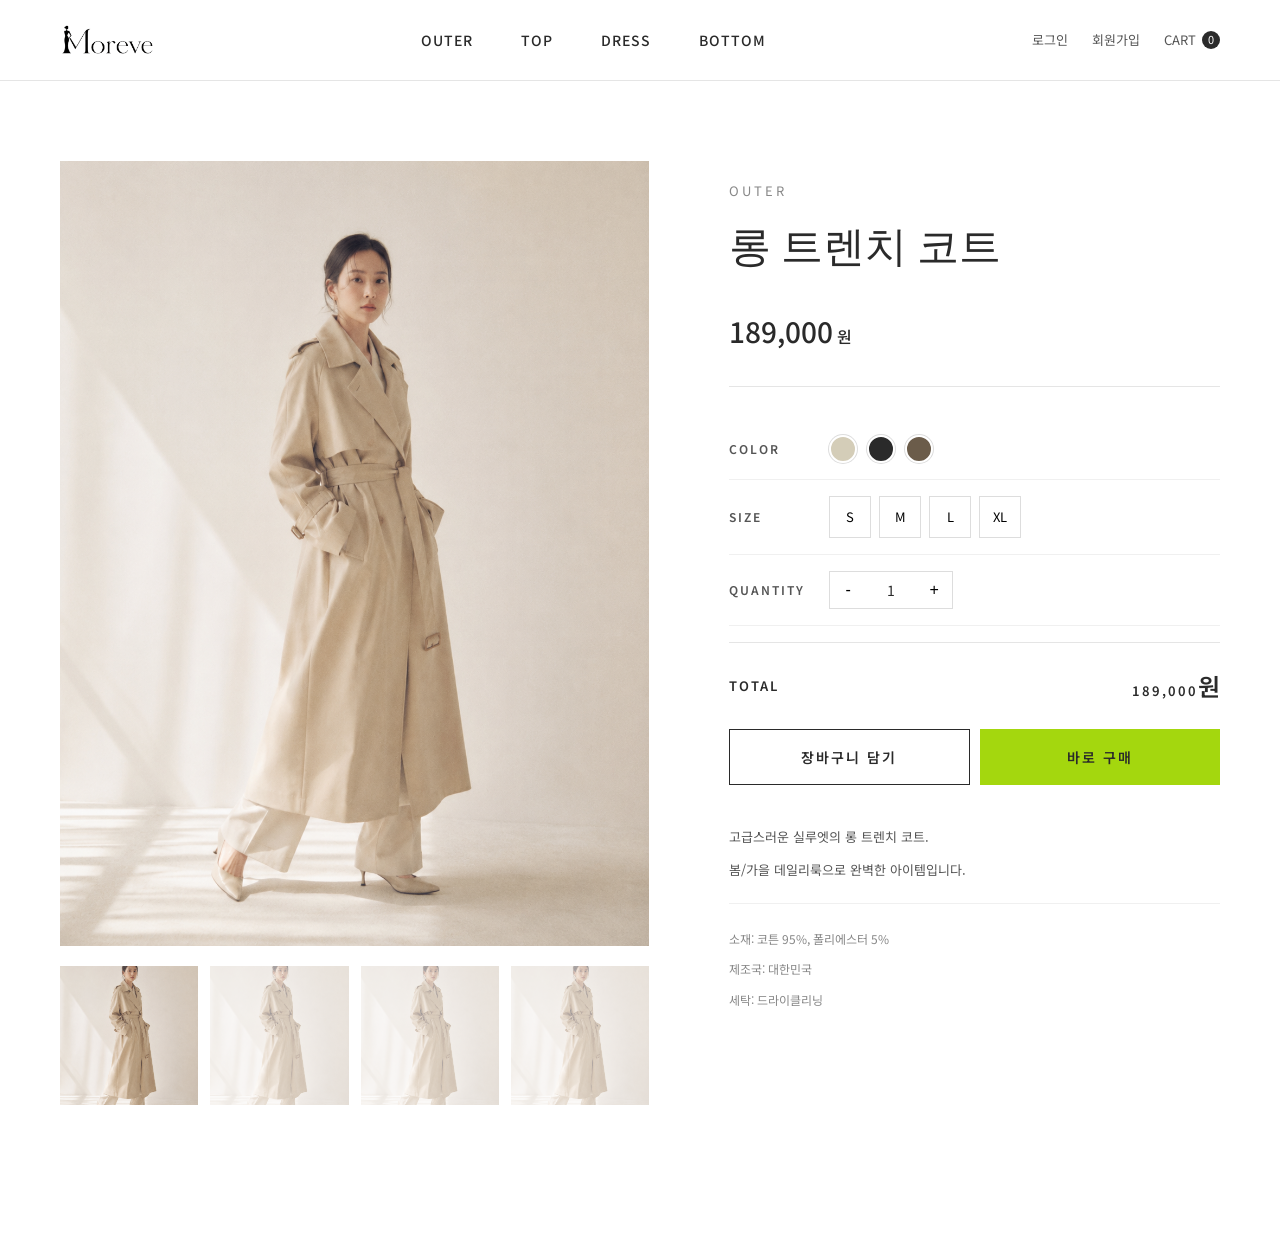
<file: product.html>
<!DOCTYPE html>
<html lang="ko">
<head>
  <meta charset="UTF-8">
  <title>Moreve | Product</title>
  <meta name="viewport" content="width=device-width, initial-scale=1.0">
  <link href="https://fonts.googleapis.com/css2?family=Newsreader:ital,wght@0,400;0,500;0,600;1,400;1,500;1,600&family=Noto+Sans+KR:wght@300;400;500;700&family=Inter:wght@300;400;500;600&display=swap" rel="stylesheet">
  <link rel="stylesheet" href="style.css">
</head>
<body>

<!-- HEADER -->
<header class="header">
  <div class="header-inner">
    <div class="logo">
      <a href="index.html"><img src="images/logo.png" alt="Moreve"></a>
    </div>
    <nav class="gnb">
      <a href="outer.html">OUTER</a>
      <a href="top.html">TOP</a>
      <a href="dress.html">DRESS</a>
      <a href="bottom.html">BOTTOM</a>
    </nav>
    <div class="util">
      <a href="#">로그인</a>
      <a href="#">회원가입</a>
      <a href="cart.html" class="cart">CART <span class="num" id="cartCount">0</span></a>
    </div>
  </div>
</header>

<!-- PRODUCT DETAIL -->
<section class="pd-wrap">
  <div class="pd-images">
    <div class="pd-main-img pi1"></div>
    <div class="pd-thumbs">
      <div class="pd-thumb pi1 active"></div>
      <div class="pd-thumb pi2"></div>
      <div class="pd-thumb pi3"></div>
      <div class="pd-thumb pi4"></div>
    </div>
  </div>

  <div class="pd-info">
    <p class="pd-cat">OUTER</p>
    <h1 class="pd-name">롱 트렌치 코트</h1>
    <p class="pd-price">189,000<span>원</span></p>

    <div class="pd-row">
      <p class="pd-label">COLOR</p>
      <div class="pd-colors">
        <span class="pd-color" style="background:#d4cdb8;" data-color="베이지"></span>
        <span class="pd-color" style="background:#2a2a2a;" data-color="블랙"></span>
        <span class="pd-color" style="background:#6b5c4a;" data-color="브라운"></span>
      </div>
    </div>

    <div class="pd-row">
      <p class="pd-label">SIZE</p>
      <div class="pd-sizes">
        <button class="pd-size">S</button>
        <button class="pd-size">M</button>
        <button class="pd-size">L</button>
        <button class="pd-size">XL</button>
      </div>
    </div>

    <div class="pd-row">
      <p class="pd-label">QUANTITY</p>
      <div class="pd-qty">
        <button id="qtyMinus">-</button>
        <span id="qtyNum">1</span>
        <button id="qtyPlus">+</button>
      </div>
    </div>

    <div class="pd-total">
      <span>TOTAL</span>
      <span class="pd-total-price"><span id="totalPrice">189,000</span>원</span>
    </div>

    <div class="pd-buttons">
      <button class="btn-cart" id="addCart">장바구니 담기</button>
      <button class="btn-buy">바로 구매</button>
    </div>

    <div class="pd-desc">
      <p>고급스러운 실루엣의 롱 트렌치 코트.</p>
      <p>봄/가을 데일리룩으로 완벽한 아이템입니다.</p>
      <ul>
        <li>소재: 코튼 95%, 폴리에스터 5%</li>
        <li>제조국: 대한민국</li>
        <li>세탁: 드라이클리닝</li>
      </ul>
    </div>
  </div>
</section>

<script src="script.js"></script>
</body>
</html>
</file>
<file: style.css>
/* ===== RESET & VARIABLES ===== */
* { margin:0; padding:0; box-sizing:border-box; }

:root{
  --point:#A4D70E;
  --gray-bg:#F4F5F0;
  --gray-light:#F7F7F5;
  --text:#2a2a2a;
  --sub:#888;
  --line:#e5e5e5;
}

body { 
  font-family:'Noto Sans KR','Inter',sans-serif; 
  color:var(--text); 
  background:#fff; 
  line-height:1.6; 
  overflow-x:hidden;
}
a { color:inherit; text-decoration:none; }
img { max-width:100%; display:block; }

/* HEADER */
.header {
  position:sticky; top:0; z-index:100;
  background:#fff;
  border-bottom:1px solid var(--line);
  transition:box-shadow 0.3s;
}
.header-green {
  position:absolute;
  left:0; top:0;
  width:24%;
  height:100%;
  background:var(--point);
  z-index:0;
}
.header-inner {
  position:relative;
  z-index:1;
  max-width:1400px; margin:0 auto;
  display:flex; align-items:center; justify-content:space-between;
  padding:24px 60px;
}
.logo {
  font-family:'Cormorant Garamond',serif;
  font-size:28px; font-weight:500; font-style:italic;
  letter-spacing:0.5px;
}
.logo img {
  height:32px;
  width:auto;
  display:block;
}
.gnb { display:flex; gap:48px; }
.gnb a {
  font-size:14px; font-weight:500; letter-spacing:1px;
  transition:color 0.2s;
}
.gnb a:hover { color:var(--point); }
.util { display:flex; gap:24px; align-items:center; font-size:13px; color:#555; }
.util .cart { display:flex; align-items:center; gap:6px; }
.util .cart .num {
  background:var(--text); color:#fff;
  width:18px; height:18px; border-radius:50%;
  display:flex; align-items:center; justify-content:center;
  font-size:11px;
}

/* HERO */

.hero {
  position:relative;
  width:100%;
  height:820px;
  background:#fafafa;
  overflow:hidden;
  max-width:none;
  margin:0;
  padding:0;
}
.hero-bg-green {
  position:absolute;
  left:0; top:0;
  width:24%;
  height:100%;
  background:var(--point);
  z-index:1;
}

.hero-text {
  position:absolute;
  left:14%;
  top:50%;
  transform:translateY(-50%);
  z-index:10;
}

.hero-title {
  font-family:'Newsreader', serif;
  font-size:120px;
  font-weight:400;
  line-height:1;
  letter-spacing:-3px;
  color:var(--text);
  white-space:nowrap;
}
.hero-title .it { font-style:italic; font-weight:400; color:#888; }
.hero-title .dot { color:var(--point); }
.hero-star {
  font-size:20px;
  color:#fff;
  margin-bottom:30px;
  text-shadow:0 0 1px #999;
}
.hero-sub {
  margin-top:36px;
  font-size:17px;
  color:#2a2a2a;
  line-height:1.8;
  font-family:'Noto Sans KR', sans-serif;
}

.deco-circle-line {
  position:absolute;
  left:38%;
  top:18%;
  width:180px;
  height:180px;
  border:2px solid var(--point);
  border-radius:50%;
  z-index:6;
}

.slide-wrap {
  position:absolute;
  inset:0;
  z-index:3;
}
.slide {
  position:absolute;
  inset:0;
  opacity:0;
  transition:opacity 1.2s ease;
}
.slide.active { opacity:1; }

.main-img {
  position:absolute;
  left:46%;
  top:10%;
  width:30%;
  height:80%;
  background-size:cover;
  background-position:center;
  box-shadow:0 15px 40px rgba(0,0,0,0.08);
}
.sub-img {
  position:absolute;
  left:72%;
  top:38%;
  width:22%;
  height:56%;
  background-size:cover;
  background-position:center;
  box-shadow:0 15px 40px rgba(0,0,0,0.12);
  z-index:4;
}

.deco-circle-fill {
  position:absolute;
  right:6%;
  bottom:10%;
  width:90px;
  height:90px;
  background:var(--point);
  border-radius:50%;
  z-index:5;
}
.deco-half-circle {
  position:absolute;
  right:-80px;
  top:-80px;
  width:200px;
  height:200px;
  background:var(--point);
  border-radius:50%;
  z-index:2;
}

.slide, .slide-s {
  opacity:0;
  transition:opacity 1.2s ease;
}
.slide.active, .slide-s.active { opacity:1; }



/* ===== ROLLING BANNER ===== */
.rolling {
  background:#2a2a2a; color:#fff; overflow:hidden;
  padding:18px 0; border-top:1px solid #000;
}
.rolling-track {
  display:flex; gap:60px; width:max-content;
  animation:roll 40s linear infinite;
}
.rolling-item {
  display:flex; align-items:center; gap:60px;
  font-size:13px; letter-spacing:2px; white-space:nowrap;
  color:#eee;
}
.rolling-item .pt { color:var(--point); font-weight:600; }
.rolling-item::after {
  content:'✦'; color:var(--point); font-size:11px;
}
@keyframes roll {
  from { transform:translateX(0); }
  to   { transform:translateX(-50%); }
}

/* ===== SECTION COMMON ===== */
section { padding:140px 60px; max-width:1400px; margin:0 auto; }
.hero {
  max-width:none;
  margin:0;
  padding:0;
  background: linear-gradient(to right, #D4E89A 0%, #D4E89A 21.99%, #FFFFFF 22%);
}

.section-head {
  display:flex; align-items:flex-end; justify-content:space-between;
  margin-bottom:80px;
}
.section-title {
  font-family:'Cormorant Garamond',serif;
  font-size:100px; font-weight:500; line-height:1;
  letter-spacing:-4px;
}
.section-title .pt { color:var(--point); font-style:italic; }
.section-desc {
  text-align:right; font-size:14px; color:var(--sub);
  line-height:1.8; max-width:300px;
}

/* ===== BEST ===== */
.best {
  background:#fff;
  display:grid;
  grid-template-columns:140px 1fr;
  gap:60px;
  align-items:start;
  padding-bottom: 60px;
}

.best .section-head {
  flex-direction:column;
  margin-bottom:0;
}

.best .section-title {
  writing-mode:vertical-rl;
  transform:rotate(180deg);
  font-size:100px;
  line-height:1;
  white-space:nowrap;
}

.best .section-desc {
  display:none;
}

.product-grid {
  display:grid;
  grid-template-columns:repeat(4,1fr);
  gap:60px 32px;
}
.product { 
  position:relative;
  cursor:pointer;
  text-decoration:none; 
  color:inherit; 
  display:block; 
}
.product-img {
  aspect-ratio:3/4; background:var(--gray-bg);
  margin-bottom:20px; overflow:hidden; position:relative;
}
.product-img::before {
  content:''; position:absolute; inset:0;
  background:linear-gradient(135deg, rgba(190,253,2,0) 0%, rgba(190,253,2,0.15) 100%);
  opacity:0; transition:opacity 0.4s;
}
.product:hover .product-img::before { opacity:1; }
.product-num {
  font-family:'Cormorant Garamond',serif;
  font-size:13px; color:var(--sub); letter-spacing:2px;
}
.product-name {
  font-size:14px; font-weight:500; margin:6px 0 4px;
  letter-spacing:0.5px;
}
.product-price { font-size:13px; color:#555; }

/* product placeholder bg */
.pi1  { background: url('images/pi1.png')  center/cover no-repeat; }
.pi2  { background: url('images/pi2.png')  center/cover no-repeat; }
.pi3  { background: url('images/pi3.png')  center/cover no-repeat; }
.pi4  { background: url('images/pi4.png')  center/cover no-repeat; }
.pi5  { background: url('images/pi5.png')  center/cover no-repeat; }
.pi6  { background: url('images/pi6.png')  center/cover no-repeat; }
.pi7  { background: url('images/pi7.png')  center/cover no-repeat; }
.pi8  { background: url('images/pi8.png')  center/cover no-repeat; }
.pi9  { background: url('images/pi9.png')  center/cover no-repeat; }
.pi10 { background: url('images/pi10.png') center/cover no-repeat; }
.pi11 { background: url('images/pi11.png') center/cover no-repeat; }
.pi12 { background: url('images/pi12.png') center/cover no-repeat; }
.pi13 { background: url('images/pi13.png') center/cover no-repeat; }
.pi14 { background: url('images/pi14.png') center/cover no-repeat; }
.pi15 { background: url('images/pi15.png') center/cover no-repeat; }
.pi16 { background: url('images/pi16.png') center/cover no-repeat; }
.pi17 { background: url('images/pi17.png') center/cover no-repeat; }
.pi18 { background: url('images/pi18.png') center/cover no-repeat; }
.pi19 { background: url('images/pi19.png') center/cover no-repeat; }
.pi20 { background: url('images/pi20.png') center/cover no-repeat; }
.pi21 { background: url('images/pi21.png') center/cover no-repeat; }
.pi22 { background: url('images/pi22.png') center/cover no-repeat; }
.pi23 { background: url('images/pi23.png') center/cover no-repeat; }
.pi24 { background: url('images/pi24.png') center/cover no-repeat; }

/* ===== STYLE PROPOSAL ===== */
/* 모어브가 제안하는 나를 위한 스타일 → 자체제작 배너로 교체 */
.proposal {
  position: relative;
  width: 100%;
  max-width: none;
  height: 600px;
  padding: 0;
  background: url('images/style-banner.png') center/cover no-repeat;
  display: flex;
  align-items: center;
  justify-content: center;
  margin: 40px 0 60px;
  overflow: hidden;
}

/* 아래쪽으로 내린 연두 반투명 블러 - 애니메이션 효과 */
.proposal::before {
  content: '';
  position: absolute;
  left: 0;
  top: 58%;
  transform: translateY(-50%);
  height: 240px;
  width: 0; /* 초기 너비 0 */
  background: rgba(164, 215, 14, 0.26);
  backdrop-filter: blur(6px);
  -webkit-backdrop-filter: blur(6px);
  z-index: 1;
  transition: width 2.5s cubic-bezier(0.65, 0, 0.35, 1); /* 극도로 여유로운 속도로 펼쳐짐 */
}

.proposal.visible::before {
  width: 100%;
}

/* 텍스트 박스 - 띠가 다 그려진 후 등장 */
.proposal-text {
  position: relative;
  z-index: 2;
  text-align: center;
  color: #2a2a2a;
  transform: translateY(48px);
  opacity: 0;
  transition: opacity 1.2s ease 2.5s; /* 띠가 완전히 다 그려진 후 서서히 등장 */
}

.proposal.visible .proposal-text {
  opacity: 1;
}

.proposal-title {
  font-family: 'Newsreader', serif;
  font-size: 88px;
  font-weight: 400;
  font-style: italic;
  line-height: 1;
  letter-spacing: -2px;
  margin-bottom: 24px;
}

.proposal-sub {
  font-family: 'Noto Sans KR', sans-serif;
  font-size: 16px;
  font-weight: 400;
  letter-spacing: 1px;
  line-height: 1.7;
}

.proposal-line {
  width: 40px;
  height: 1px;
  background: #2a2a2a;
  margin: 28px auto 0;
}

/* ===== NEW ARRIVALS ===== */
.new { background:#fff; padding-top: 80px; }
.new-grid {
  display:grid; grid-template-columns:repeat(4,1fr); gap:60px 32px;
}
.new .product-img { aspect-ratio:3/4; }
.new-tag {
  display:inline-block; font-size:11px; letter-spacing:2px;
  padding:4px 10px; background:var(--point); color:var(--text);
  margin-bottom:8px; font-weight:600;
}

/* ===== COLLECTION ===== */
.collection { background:var(--gray-light); padding:140px 60px; }
.collection-inner { max-width:1400px; margin:0 auto; }
.col-grid {
  display:grid; grid-template-columns:repeat(4,1fr);
  grid-template-rows:repeat(2,300px);
  gap:20px;
}
.col-item { background:var(--gray-bg); overflow:hidden; cursor:pointer; position:relative; }
.col-item.big { grid-row:span 2; }
.ci1{background:url('images/col1.png') center/cover no-repeat;}
.ci2{background:url('images/col2.png') center/cover no-repeat;}
.ci3{background:url('images/col3.png') center/cover no-repeat;}
.ci4{background:url('images/col4.png') center/cover no-repeat;}
.ci5{background:url('images/col5.png') center/cover no-repeat;}
.ci6{background:url('images/col6.png') center/cover no-repeat;}
.ci7{background:url('images/col7.png') center/cover no-repeat;}

/* ===== FOOTER ===== */
footer {
  background: linear-gradient(to right, #A4D70E 0%, #A4D70E 23.99%, #FFFFFF 24%);
  color: #2a2a2a;
  padding: 40px 80px 20px;
  font-size: 12px;
  letter-spacing: 1px;
  border-top: 1px solid var(--line);
}
.foot-inner {
  width: 100%;
  max-width: 1400px;
  margin: 0 auto;
  display: grid;
  grid-template-columns: 2fr 1fr 1fr 1fr;
  gap: 60px;
}
.foot-logo {
  font-family: 'Cormorant Garamond', serif;
  font-size: 32px;
  font-style: italic;
  margin-bottom: 20px;
  color: #2a2a2a;
}
.foot-info {
  font-size: 12px;
  color: #666;
  line-height: 1.9;
}
.foot-col h5 {
  font-size: 13px;
  font-weight: 500;
  margin-bottom: 15px;
  letter-spacing: 1px;
  color: #2a2a2a;
}
.foot-col ul {
  list-style: none;
}
.foot-col li {
  font-size: 12px;
  color: #666;
  margin-bottom: 10px;
  cursor: pointer;
  transition: color 0.3s ease;
}
.foot-col li:hover {
  color: #2a2a2a;
}
.foot-bottom {
  max-width: 1400px;
  width: 100%;
  margin: 60px auto 0;
  padding-top: 20px;
  border-top: 1px solid #e5e5e5;
  display: flex;
  justify-content: space-between;
  font-size: 11px;
  color: #999;
}

/* ===== RESPONSIVE ===== */
@media (max-width:900px){
  .product-grid, .new-grid { grid-template-columns:repeat(2,1fr); }
  .col-grid { grid-template-columns:repeat(2,1fr); grid-template-rows:repeat(4,200px); }
  .col-item.big { grid-row:span 1; }
  .section-title { font-size:72px; }
  .gnb { display:none; }
  .header-inner, section, .collection, .proposal, footer { padding-left:24px; padding-right:24px; }
  .proposal { height: 400px; }
  .proposal::before { height: 200px; }
  .proposal-title { font-size: 48px; }
  .proposal-sub { font-size: 14px; }
  .foot-inner { grid-template-columns:1fr 1fr; }
}

/* ===== CATEGORY BANNER ===== */
.cat-banner {
  position:relative;
  width:100%;
  height:560px;
  overflow:hidden;
  max-width:none;
  margin:0;
  padding:0;
}
.cat-banner-img {
  position:absolute;
  inset:0;
  background:url('images/outer-banner.png') center/cover no-repeat;
  z-index:1;
}
.cat-banner-overlay {
  position:absolute;
  inset:0;
  background:linear-gradient(to right, rgba(164,215,14,0.55) 0%, rgba(164,215,14,0.15) 50%, rgba(164,215,14,0) 100%);
  z-index:2;
}
.cat-banner-text {
  position:absolute;
  left:8%;
  top:50%;
  transform:translateY(-50%);
  z-index:3;
  color:var(--text);
}
.cat-sub {
  font-size:13px;
  letter-spacing:3px;
  font-weight:500;
  margin-bottom:24px;
}
.cat-title {
  font-family:'Newsreader', serif;
  font-size:140px;
  font-weight:400;
  line-height:1;
  letter-spacing:-3px;
  margin-bottom:24px;
}
.cat-title .pt { color:var(--point); font-style:italic; }
.cat-desc {
  font-size:16px;
  line-height:1.8;
  font-family:'Noto Sans KR', sans-serif;
}

/* ===== CATEGORY PRODUCTS ===== */
.cat-products {
  max-width:1400px;
  margin:0 auto;
  padding:80px 60px 140px;
}
.cat-products-head {
  display:flex;
  justify-content:space-between;
  align-items:center;
  padding-bottom:24px;
  border-bottom:1px solid var(--line);
  margin-bottom:60px;
}
.cat-count { font-size:14px; color:#555; }
.cat-count span { color:var(--text); font-weight:600; }
.cat-sort {
  border:none;
  background:transparent;
  font-size:13px;
  color:#555;
  cursor:pointer;
  font-family:inherit;
  outline:none;
}
.cat-products .product { display:block; }

.cat-banner-bottom .cat-banner-overlay {
  position:absolute; inset:0; z-index:2;
  background:linear-gradient(to right, rgba(164,215,14,0.55) 0%, rgba(164,215,14,0.15) 50%, rgba(164,215,14,0) 100%);
}
.cat-banner-bottom {
  background:url('images/bottom-banner.png') center/cover no-repeat;
}

.cat-banner-top {
  background:url('images/top-banner.png') center/cover no-repeat;
}
.cat-banner-dress {
  background:url('images/dress-banner.png') center/cover no-repeat;
}


/* ===== PRODUCT DETAIL ===== */
.pd-wrap {
  max-width:1400px;
  margin:0 auto;
  padding:80px 60px 140px;
  display:grid;
  grid-template-columns:1.2fr 1fr;
  gap:80px;
}

.pd-main-img {
  width:100%;
  aspect-ratio:3/4;
  margin-bottom:20px;
}
.pd-thumbs {
  display:grid;
  grid-template-columns:repeat(4,1fr);
  gap:12px;
}
.pd-thumb {
  aspect-ratio:1/1;
  cursor:pointer;
  opacity:0.5;
  transition:opacity 0.3s;
}
.pd-thumb.active, .pd-thumb:hover { opacity:1; }

.pd-info { padding-top:20px; }
.pd-cat {
  font-size:13px;
  letter-spacing:3px;
  color:var(--sub);
  margin-bottom:16px;
}
.pd-name {
  font-family:'Newsreader', serif;
  font-size:42px;
  font-weight:400;
  margin-bottom:24px;
}
.pd-price {
  font-size:28px;
  font-weight:500;
  padding-bottom:32px;
  border-bottom:1px solid var(--line);
  margin-bottom:32px;
}
.pd-price span { font-size:16px; margin-left:4px; }

.pd-row {
  display:flex;
  align-items:center;
  padding:16px 0;
  border-bottom:1px solid #f0f0f0;
}
.pd-label {
  width:100px;
  font-size:12px;
  letter-spacing:2px;
  color:#555;
  font-weight:600;
}

.pd-colors { display:flex; gap:10px; }
.pd-color {
  width:28px; height:28px;
  border-radius:50%;
  cursor:pointer;
  border:2px solid #fff;
  box-shadow:0 0 0 1px #ddd;
  transition:box-shadow 0.2s;
}
.pd-color.active, .pd-color:hover {
  box-shadow:0 0 0 2px var(--text);
}

.pd-sizes { display:flex; gap:8px; }
.pd-size {
  width:42px; height:42px;
  border:1px solid #ddd;
  background:#fff;
  cursor:pointer;
  font-size:13px;
  font-family:inherit;
  transition:all 0.2s;
}
.pd-size:hover, .pd-size.active {
  border-color:var(--text);
  background:var(--text);
  color:#fff;
}

.pd-qty {
  display:flex;
  align-items:center;
  border:1px solid #ddd;
  width:fit-content;
}
.pd-qty button {
  width:36px; height:36px;
  border:none;
  background:#fff;
  cursor:pointer;
  font-size:16px;
}
.pd-qty span {
  width:50px;
  text-align:center;
  font-size:14px;
}

.pd-total {
  display:flex;
  justify-content:space-between;
  align-items:center;
  padding:24px 0;
  margin-top:16px;
  border-top:1px solid var(--line);
}
.pd-total span:first-child {
  font-size:13px; letter-spacing:2px; font-weight:600;
}
.pd-total-price {
  font-size:24px; font-weight:600;
}
.pd-total-price span { font-size:24px; }

.pd-buttons {
  display:grid;
  grid-template-columns:1fr 1fr;
  gap:10px;
  margin-bottom:40px;
}
.btn-cart, .btn-buy {
  height:56px;
  border:none;
  cursor:pointer;
  font-size:14px;
  font-weight:600;
  letter-spacing:2px;
  font-family:inherit;
  transition:all 0.2s;
}
.btn-cart {
  background:#fff;
  color:var(--text);
  border:1px solid var(--text);
}
.btn-cart:hover { background:var(--text); color:#fff; }
.btn-buy {
  background:var(--point);
  color:var(--text);
}
.btn-buy:hover { background:var(--text); color:var(--point); }

.pd-desc {
  font-size:13px;
  color:#555;
  line-height:1.9;
}
.pd-desc p { margin-bottom:8px; }
.pd-desc ul {
  list-style:none;
  margin-top:20px;
  padding-top:20px;
  border-top:1px solid #f0f0f0;
}
.pd-desc li {
  padding:4px 0;
  font-size:12px;
  color:#888;
}


/* ===== INTRO VIDEO ===== */
.intro-video {
  position: fixed;
  inset: 0;
  z-index: 9999;
  background: #000;
  overflow: hidden;
  opacity: 1;
  visibility: visible;
  transition: opacity 1s ease, visibility 1s ease;
}

.intro-video.hide {
  opacity: 0;
  visibility: hidden;
  pointer-events: none;
}

.intro-video video {
  width: 100%;
  height: 100%;
  object-fit: cover;
  display: block;
}

/* ENTER 버튼 - 오른쪽 바닥 고정형 */
.intro-enter {
  position: absolute;
  right: 0;
  bottom: 0;
  z-index: 2;

  width: 360px;
  height: 96px;

  border: none;
  border-left: 1px solid rgba(255,255,255,0.45);
  border-top: 1px solid rgba(255,255,255,0.45);

  background: rgba(0,0,0,0.62);
  color: #fff;

  display: flex;
  align-items: center;
  justify-content: center;
  gap: 12px;

  font-family: 'Inter', sans-serif;
  font-size: 12px;
  font-weight: 500;
  letter-spacing: 5px;
  line-height: 1;

  cursor: pointer;
  backdrop-filter: blur(14px);
  -webkit-backdrop-filter: blur(14px);

  transition: all 0.35s ease;
}

.intro-enter .enter-word {
  font-family: 'Newsreader', serif;
  font-size: 30px;
  font-style: italic;
  font-weight: 600;
  letter-spacing: 0;
  text-transform: none;
}

.intro-enter .moreve-word {
  font-family: 'Inter', sans-serif;
  font-size: 12px;
  font-weight: 600;
  letter-spacing: 5px;
}

.intro-enter:hover {
  background: #A4D70E;
  color: #111;
}

/* 인트로 중에는 스크롤 막기 */
body.intro-active {
  overflow: hidden;
}

/* 히어로 슬라이드 이미지 연결 */
.slide:nth-child(1) .main-img {
  background: url('images/model1.png') center/cover no-repeat;
}
.slide:nth-child(1) .sub-img {
  background: url('images/model1-sub.png') center/cover no-repeat;
}
.slide:nth-child(2) .main-img {
  background: url('images/model2.png') center/cover no-repeat;
}
.slide:nth-child(2) .sub-img {
  background: url('images/model2-sub.png') center/cover no-repeat;
}

.main-img,
.sub-img {
  box-shadow: none;
}

/* ===== 애니메이션: 글자별 페이드인 (Line 기반) ===== */
.hero-title .line {
  display: block;  /* 한 줄씩 */
}
.hero-title .italic {
  font-style: italic;
  color: #999;  /* 회색 (시안 기준) */
}
.hero-title .dot {
  color: #A4D70E;  /* 연두 점 */
}

.hero-title > .line > span {
  display: inline-block;
  opacity: 0;
  transform: translateY(20px);
  animation: letterFade 0.9s forwards;  /* 0.5s → 0.9s (더 천천히) */
  animation-play-state: paused;  /* 처음엔 멈춰둠 */
}

/* 인트로 끝나면 애니메이션 시작 */
body.intro-done .hero-title > .line > span {
  animation-play-state: running;
}

/* Line 1: Love */
.hero-title > .line:nth-child(1) > span:nth-child(1) { animation-delay: 0.2s; }
.hero-title > .line:nth-child(1) > span:nth-child(2) { animation-delay: 0.3s; }
.hero-title > .line:nth-child(1) > span:nth-child(3) { animation-delay: 0.4s; }
.hero-title > .line:nth-child(1) > span:nth-child(4) { animation-delay: 0.5s; }

/* Line 2: yourself, */
.hero-title > .line:nth-child(2) > span:nth-child(1) { animation-delay: 0.7s; }
.hero-title > .line:nth-child(2) > span:nth-child(2) { animation-delay: 0.8s; }
.hero-title > .line:nth-child(2) > span:nth-child(3) { animation-delay: 0.9s; }
.hero-title > .line:nth-child(2) > span:nth-child(4) { animation-delay: 1.0s; }
.hero-title > .line:nth-child(2) > span:nth-child(5) { animation-delay: 1.1s; }
.hero-title > .line:nth-child(2) > span:nth-child(6) { animation-delay: 1.2s; }
.hero-title > .line:nth-child(2) > span:nth-child(7) { animation-delay: 1.3s; }
.hero-title > .line:nth-child(2) > span:nth-child(8) { animation-delay: 1.4s; }
.hero-title > .line:nth-child(2) > span:nth-child(9) { animation-delay: 1.5s; }

/* Line 3: more. */
.hero-title > .line:nth-child(3) > span:nth-child(1) { animation-delay: 1.7s; }
.hero-title > .line:nth-child(3) > span:nth-child(2) { animation-delay: 1.8s; }
.hero-title > .line:nth-child(3) > span:nth-child(3) { animation-delay: 1.9s; }
.hero-title > .line:nth-child(3) > span:nth-child(4) { animation-delay: 2.0s; }
.hero-title > .line:nth-child(3) > span:nth-child(5) { animation-delay: 2.1s; }

@keyframes letterFade {
  to {
    opacity: 1;
    transform: translateY(0);
  }
}

/* ===== 상품 카드 호버 효과 (VIEW MORE 오버레이) ===== */
.product .product-img {
  position: relative;
  overflow: hidden;
}

/* 어두워지는 오버레이 */
.product .product-img::before {
  content: '';
  position: absolute;
  inset: 0;
  background: rgba(0, 0, 0, 0.3);
  opacity: 0;
  transition: opacity 0.4s ease;
  z-index: 1;
}

/* VIEW MORE 텍스트 */
.product .product-img::after {
  content: 'VIEW MORE';
  position: absolute;
  left: 50%;
  bottom: 30%;
  transform: translate(-50%, 100%);
  color: white;
  font-size: 12px;
  font-weight: 500;
  letter-spacing: 3px;
  opacity: 0;
  transition: all 0.4s ease;
  z-index: 2;
  white-space: nowrap;
}

.product:hover .product-img::before {
  opacity: 1;
}

.product:hover .product-img::after {
  opacity: 1;
  transform: translate(-50%, 0);
}

/* 이미지 확대 효과 */
.product .product-img {
  transition: transform 0.6s ease;
}
.product:hover .product-img {
  transform: scale(1.05);
}

/* 텍스트는 절대 안 움직임 */
.product .product-name,
.product .product-price,
.product .new-tag {
  transform: none !important;
}

/* ===== 메뉴/내비게이션 호버 언더라인 ===== */
.menu a,
nav a {
  position: relative;
  text-decoration: none;
}
.menu a::after,
nav a::after {
  content: '';
  position: absolute;
  left: 0;
  bottom: -6px;
  width: 0;
  height: 2px;
  background: #A4D70E;
  transition: width 0.3s ease;
}
.menu a:hover::after,
nav a:hover::after {
  width: 100%;
}

/* ===== 스크롤 페이드인 효과 ===== */
.fade-in {
  opacity: 0;
  transform: translateY(40px);
  transition: opacity 0.8s ease, transform 0.8s ease;
}
.fade-in.visible {
  opacity: 1;
  transform: translateY(0);
}

/* ===== 컬렉션 아이템 호버 (테두리 애니메이션) ===== */
.collection .col-item {
  position: relative;
  overflow: hidden;
  cursor: pointer;
}

/* 위쪽 선 */
.collection .col-item::before {
  content: '';
  position: absolute;
  top: 0;
  left: 0;
  width: 0;
  height: 3px;
  background: #A4D70E;
  transition: width 0.4s ease;
  z-index: 3;
}
/* 아래쪽 선 */
.collection .col-item::after {
  content: '';
  position: absolute;
  bottom: 0;
  right: 0;
  width: 0;
  height: 3px;
  background: #A4D70E;
  transition: width 0.4s ease;
  z-index: 3;
}
.collection .col-item:hover::before,
.collection .col-item:hover::after {
  width: 100%;
}

/* 좌/우 선을 위해 inner wrapper 스타일링 */
.collection .col-item .col-img {
  position: relative;
  width: 100%;
  height: 100%;
}
.collection .col-item .col-img::before {
  content: '';
  position: absolute;
  top: 0;
  right: 0;
  width: 3px;
  height: 0;
  background: #A4D70E;
  transition: height 0.4s ease;
  z-index: 3;
}
.collection .col-item .col-img::after {
  content: '';
  position: absolute;
  bottom: 0;
  left: 0;
  width: 3px;
  height: 0;
  background: #A4D70E;
  transition: height 0.4s ease;
  z-index: 3;
}
.collection .col-item:hover .col-img::before,
.collection .col-item:hover .col-img::after {
  height: 100%;
}

/* 이미지 살짝 줌인 */
.collection .col-item .col-img {
  overflow: hidden;
  transition: transform 0.6s ease;
}
.collection .col-item:hover .col-img {
  transform: scale(1.03);
}

/* ī�� ���̳� ȿ�� - �¡�� ���� ���� */
.product-grid .product.fade-in,
.new-grid .product.fade-in,
.cat-products .product.fade-in {
  transition-delay: 0s;
}

.product-grid .product.fade-in:nth-child(1),
.new-grid .product.fade-in:nth-child(1),
.cat-products .product.fade-in:nth-child(1) { transition-delay: 0s; }

.product-grid .product.fade-in:nth-child(2),
.new-grid .product.fade-in:nth-child(2),
.cat-products .product.fade-in:nth-child(2) { transition-delay: 0.1s; }

.product-grid .product.fade-in:nth-child(3),
.new-grid .product.fade-in:nth-child(3),
.cat-products .product.fade-in:nth-child(3) { transition-delay: 0.2s; }

.product-grid .product.fade-in:nth-child(4),
.new-grid .product.fade-in:nth-child(4),
.cat-products .product.fade-in:nth-child(4) { transition-delay: 0.3s; }

.product-grid .product.fade-in:nth-child(5),
.new-grid .product.fade-in:nth-child(5),
.cat-products .product.fade-in:nth-child(5) { transition-delay: 0.4s; }

.product-grid .product.fade-in:nth-child(6),
.new-grid .product.fade-in:nth-child(6),
.cat-products .product.fade-in:nth-child(6) { transition-delay: 0.5s; }

.product-grid .product.fade-in:nth-child(7),
.new-grid .product.fade-in:nth-child(7),
.cat-products .product.fade-in:nth-child(7) { transition-delay: 0.6s; }

.product-grid .product.fade-in:nth-child(8),
.new-grid .product.fade-in:nth-child(8),
.cat-products .product.fade-in:nth-child(8) { transition-delay: 0.7s; }


.cat-products .product.fade-in {
  opacity: 1;
  transform: none;
}
</file>
